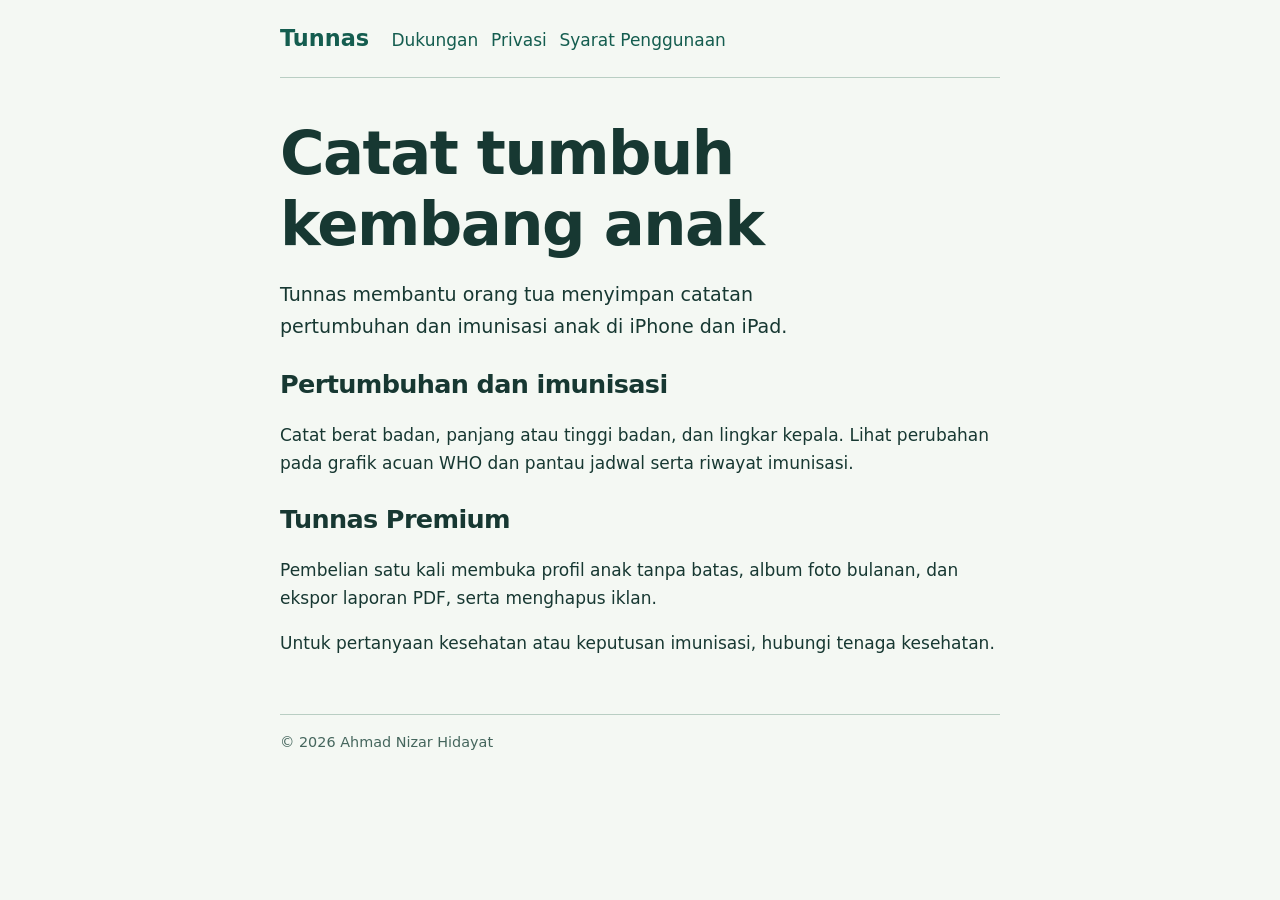
<file: index.html>
<!doctype html>
<html lang="id">
<head>
<meta charset="utf-8">
<meta name="viewport" content="width=device-width, initial-scale=1">
<title>Tunnas</title>
<link rel="stylesheet" href="style.css">
</head>
<body>
<header>
<a href="index.html">Tunnas</a>
<nav aria-label="Navigasi utama">
<a href="support.html">Dukungan</a>
<a href="privacy.html">Privasi</a>
<a href="https://www.apple.com/legal/internet-services/itunes/dev/stdeula/">Syarat Penggunaan</a>
</nav>
</header>
<main>
<h1>Catat tumbuh kembang anak</h1>
<p class="lede">Tunnas membantu orang tua menyimpan catatan pertumbuhan dan imunisasi anak di iPhone dan iPad.</p>
<h2>Pertumbuhan dan imunisasi</h2>
<p>Catat berat badan, panjang atau tinggi badan, dan lingkar kepala. Lihat perubahan pada grafik acuan WHO dan pantau jadwal serta riwayat imunisasi.</p>
<h2>Tunnas Premium</h2>
<p>Pembelian satu kali membuka profil anak tanpa batas, album foto bulanan, dan ekspor laporan PDF, serta menghapus iklan.</p>
<p>Untuk pertanyaan kesehatan atau keputusan imunisasi, hubungi tenaga kesehatan.</p>
</main>
<footer>© 2026 Ahmad Nizar Hidayat</footer>
</body>
</html>
</file>
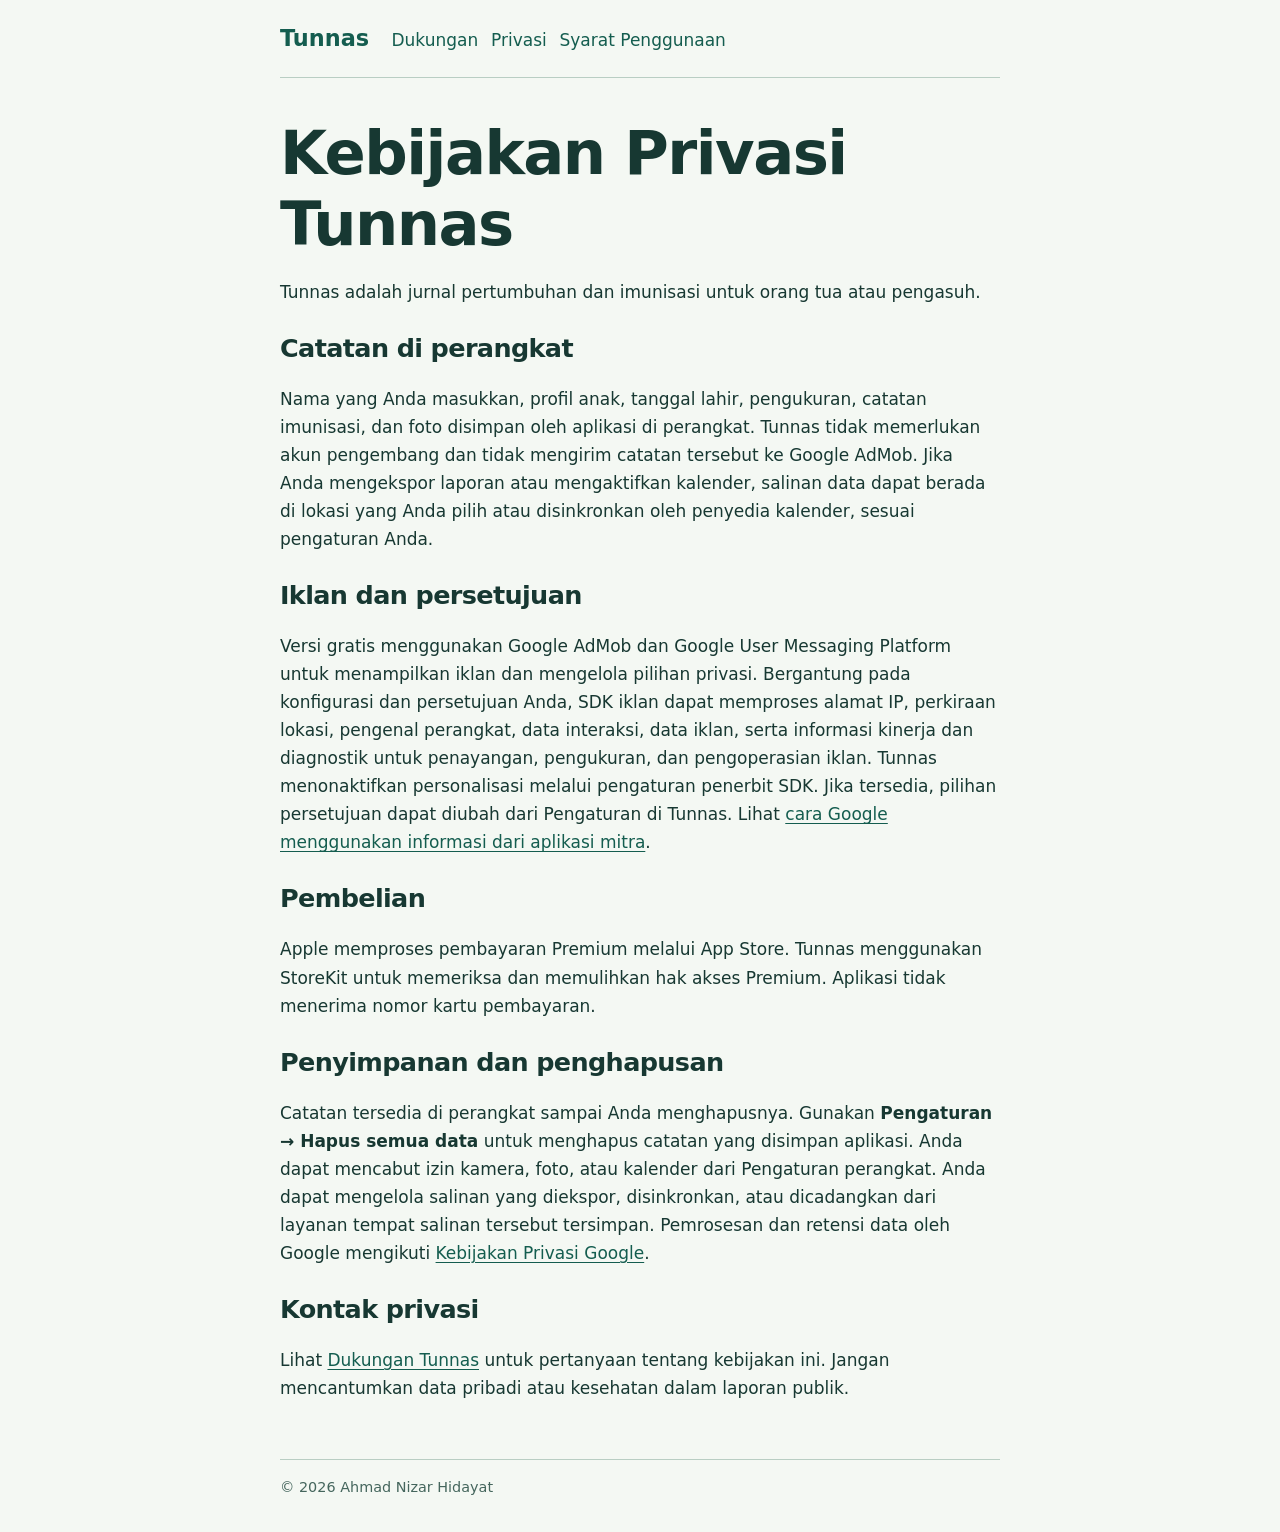
<file: privacy.html>
<!doctype html>
<html lang="id">
<head>
<meta charset="utf-8">
<meta name="viewport" content="width=device-width, initial-scale=1">
<title>Kebijakan Privasi Tunnas</title>
<link rel="stylesheet" href="style.css">
</head>
<body>
<header>
<a href="index.html">Tunnas</a>
<nav aria-label="Navigasi utama">
<a href="support.html">Dukungan</a>
<a href="privacy.html">Privasi</a>
<a href="https://www.apple.com/legal/internet-services/itunes/dev/stdeula/">Syarat Penggunaan</a>
</nav>
</header>
<main>
<h1>Kebijakan Privasi Tunnas</h1>
<p>Tunnas adalah jurnal pertumbuhan dan imunisasi untuk orang tua atau pengasuh.</p>
<h2>Catatan di perangkat</h2>
<p>Nama yang Anda masukkan, profil anak, tanggal lahir, pengukuran, catatan imunisasi, dan foto disimpan oleh aplikasi di perangkat. Tunnas tidak memerlukan akun pengembang dan tidak mengirim catatan tersebut ke Google AdMob. Jika Anda mengekspor laporan atau mengaktifkan kalender, salinan data dapat berada di lokasi yang Anda pilih atau disinkronkan oleh penyedia kalender, sesuai pengaturan Anda.</p>
<h2>Iklan dan persetujuan</h2>
<p>Versi gratis menggunakan Google AdMob dan Google User Messaging Platform untuk menampilkan iklan dan mengelola pilihan privasi. Bergantung pada konfigurasi dan persetujuan Anda, SDK iklan dapat memproses alamat IP, perkiraan lokasi, pengenal perangkat, data interaksi, data iklan, serta informasi kinerja dan diagnostik untuk penayangan, pengukuran, dan pengoperasian iklan. Tunnas menonaktifkan personalisasi melalui pengaturan penerbit SDK. Jika tersedia, pilihan persetujuan dapat diubah dari Pengaturan di Tunnas. Lihat <a href="https://policies.google.com/technologies/partner-sites?hl=id">cara Google menggunakan informasi dari aplikasi mitra</a>.</p>
<h2>Pembelian</h2>
<p>Apple memproses pembayaran Premium melalui App Store. Tunnas menggunakan StoreKit untuk memeriksa dan memulihkan hak akses Premium. Aplikasi tidak menerima nomor kartu pembayaran.</p>
<h2>Penyimpanan dan penghapusan</h2>
<p>Catatan tersedia di perangkat sampai Anda menghapusnya. Gunakan <strong>Pengaturan → Hapus semua data</strong> untuk menghapus catatan yang disimpan aplikasi. Anda dapat mencabut izin kamera, foto, atau kalender dari Pengaturan perangkat. Anda dapat mengelola salinan yang diekspor, disinkronkan, atau dicadangkan dari layanan tempat salinan tersebut tersimpan. Pemrosesan dan retensi data oleh Google mengikuti <a href="https://policies.google.com/privacy?hl=id">Kebijakan Privasi Google</a>.</p>
<h2>Kontak privasi</h2>
<p>Lihat <a href="support.html">Dukungan Tunnas</a> untuk pertanyaan tentang kebijakan ini. Jangan mencantumkan data pribadi atau kesehatan dalam laporan publik.</p>
</main>
<footer>© 2026 Ahmad Nizar Hidayat</footer>
</body>
</html>
</file>
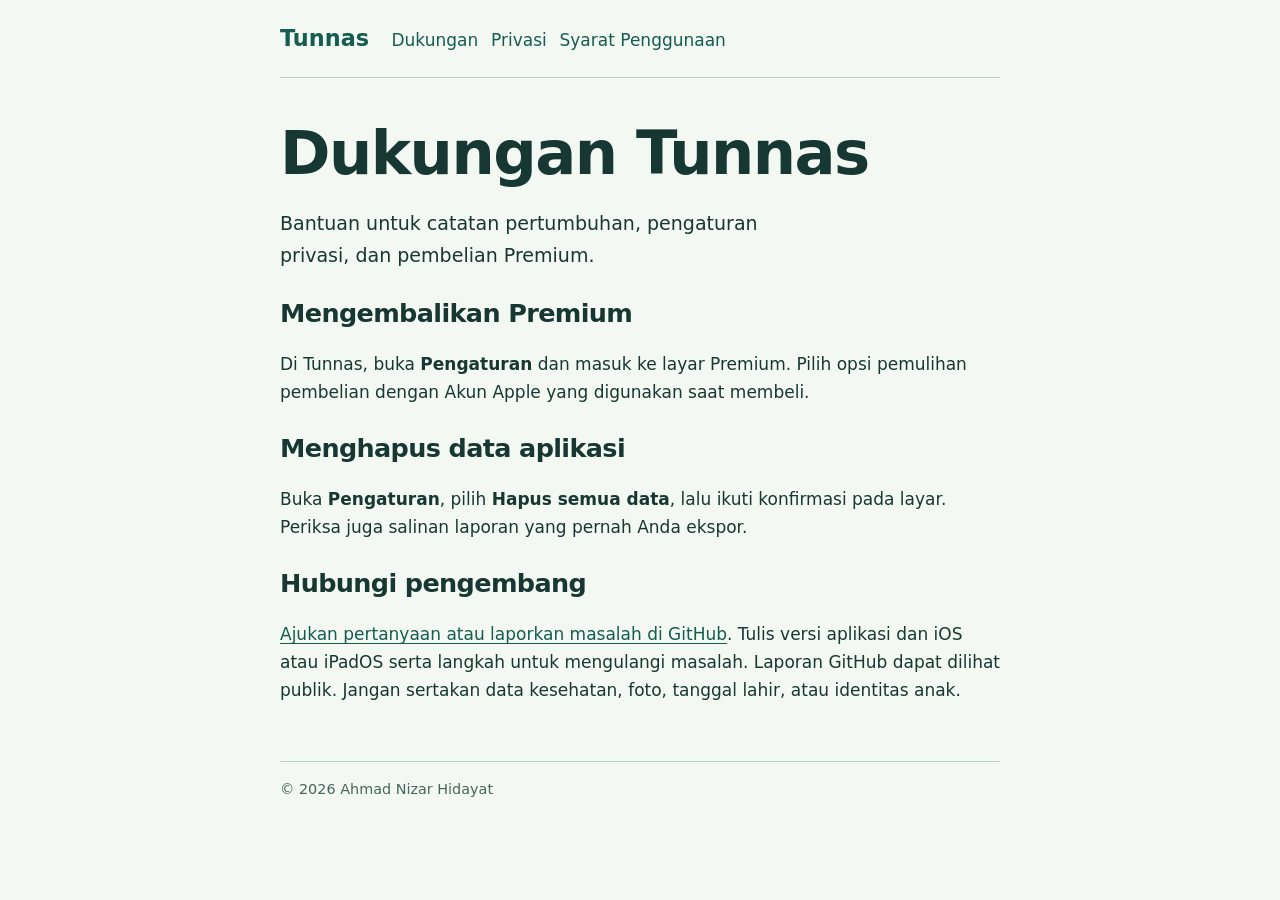
<file: support.html>
<!doctype html>
<html lang="id">
<head>
<meta charset="utf-8">
<meta name="viewport" content="width=device-width, initial-scale=1">
<title>Dukungan Tunnas</title>
<link rel="stylesheet" href="style.css">
</head>
<body>
<header>
<a href="index.html">Tunnas</a>
<nav aria-label="Navigasi utama">
<a href="support.html">Dukungan</a>
<a href="privacy.html">Privasi</a>
<a href="https://www.apple.com/legal/internet-services/itunes/dev/stdeula/">Syarat Penggunaan</a>
</nav>
</header>
<main>
<h1>Dukungan Tunnas</h1>
<p class="lede">Bantuan untuk catatan pertumbuhan, pengaturan privasi, dan pembelian Premium.</p>
<h2>Mengembalikan Premium</h2>
<p>Di Tunnas, buka <strong>Pengaturan</strong> dan masuk ke layar Premium. Pilih opsi pemulihan pembelian dengan Akun Apple yang digunakan saat membeli.</p>
<h2>Menghapus data aplikasi</h2>
<p>Buka <strong>Pengaturan</strong>, pilih <strong>Hapus semua data</strong>, lalu ikuti konfirmasi pada layar. Periksa juga salinan laporan yang pernah Anda ekspor.</p>
<h2>Hubungi pengembang</h2>
<p><a href="https://github.com/ahmadnizar0209/tunnas-support/issues">Ajukan pertanyaan atau laporkan masalah di GitHub</a>. Tulis versi aplikasi dan iOS atau iPadOS serta langkah untuk mengulangi masalah. Laporan GitHub dapat dilihat publik. Jangan sertakan data kesehatan, foto, tanggal lahir, atau identitas anak.</p>
</main>
<footer>© 2026 Ahmad Nizar Hidayat</footer>
</body>
</html>
</file>
<file: style.css>
* { box-sizing: border-box; }
body { margin: 0; color: #173832; background: #f4f8f3; font: 17px/1.65 system-ui, sans-serif; }
header, main, footer { width: min(100% - 2rem, 45rem); margin: auto; }
header { display: flex; gap: 1rem 1.4rem; align-items: baseline; flex-wrap: wrap; padding: 1.25rem 0; border-bottom: 1px solid #b9cec3; }
nav { display: flex; gap: .8rem; flex-wrap: wrap; }
header a { text-decoration: none; }
header > a { font-size: 1.4rem; font-weight: 750; }
a { color: #145d4f; text-underline-offset: .15em; }
main { padding: 2.5rem 0; }
h1, h2 { line-height: 1.17; letter-spacing: -.025em; }
h1 { font-size: clamp(2.4rem, 8vw, 3.8rem); margin: 0 0 1.1rem; }
h2 { margin-top: 1.75rem; }
.lede { font-size: 1.19rem; max-width: 42ch; }
footer { color: #45665d; padding: 1rem 0 2rem; border-top: 1px solid #b9cec3; font-size: .9rem; }
</file>
